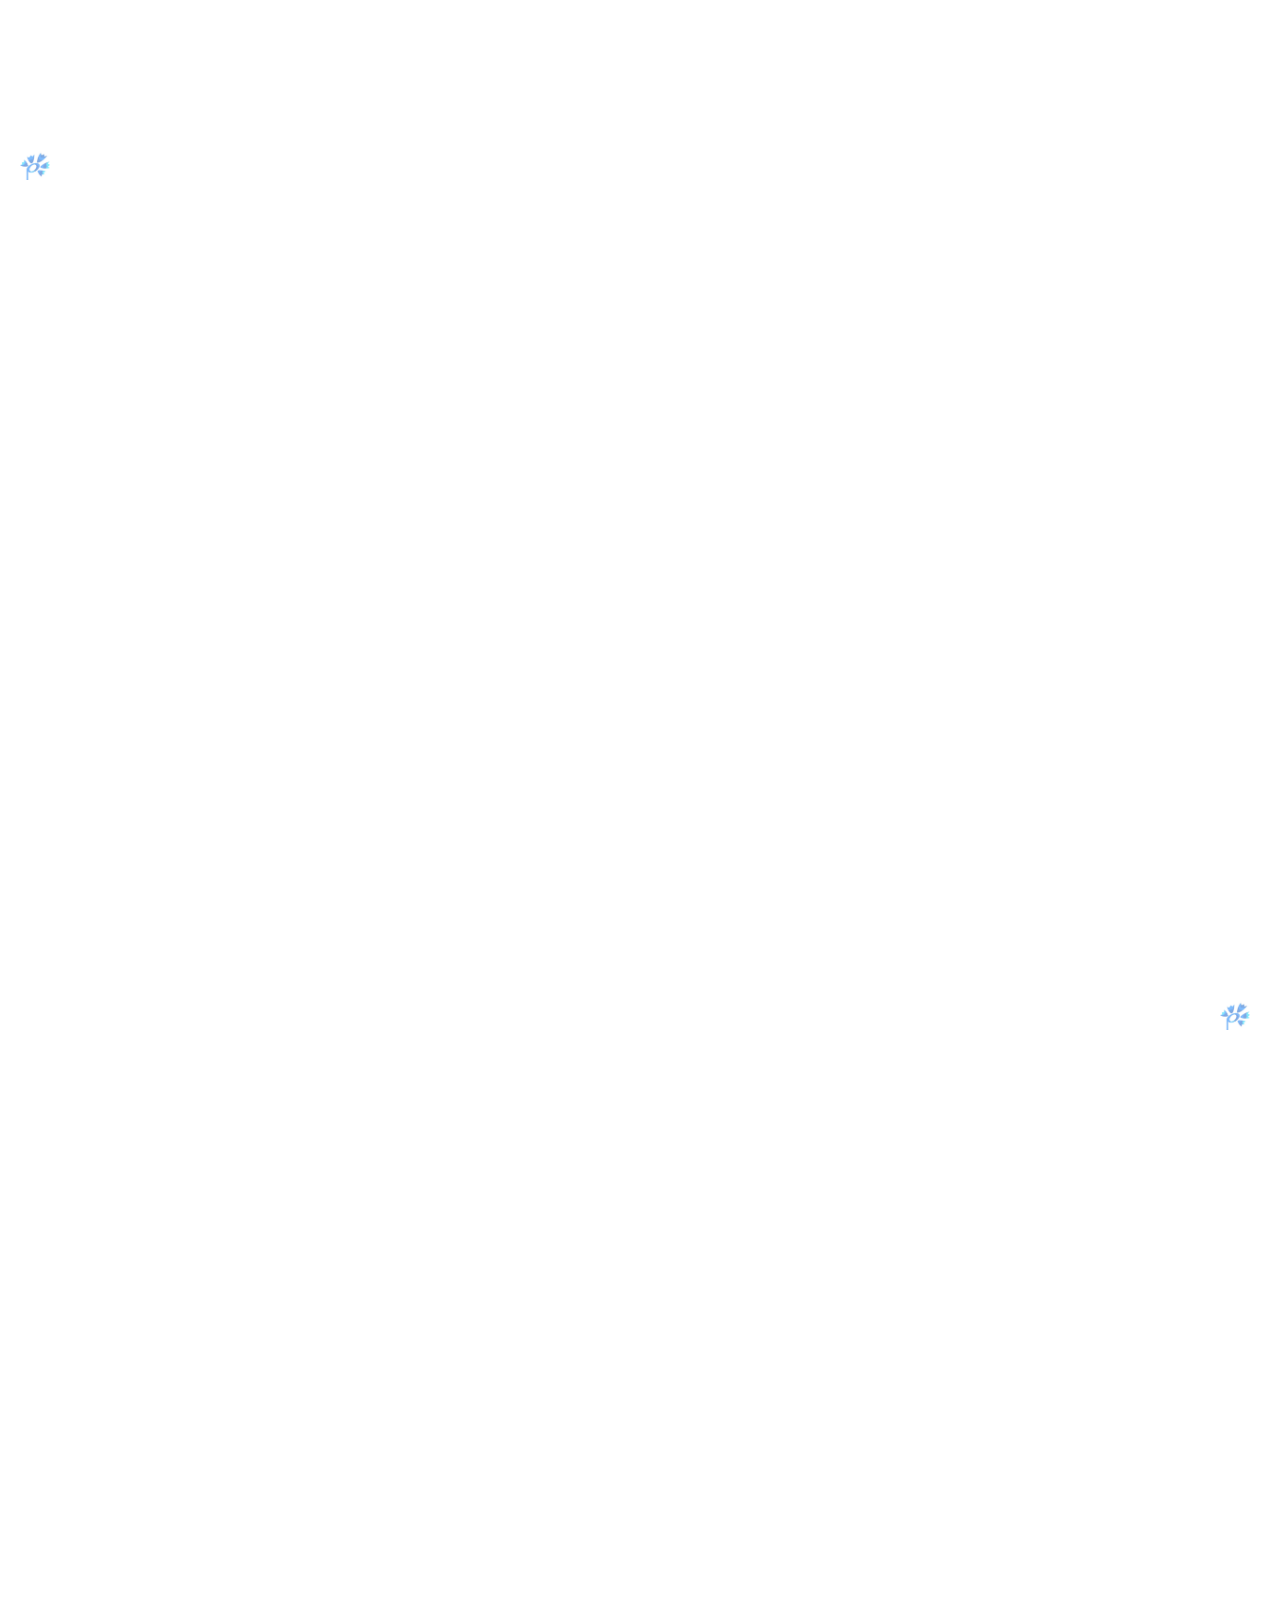
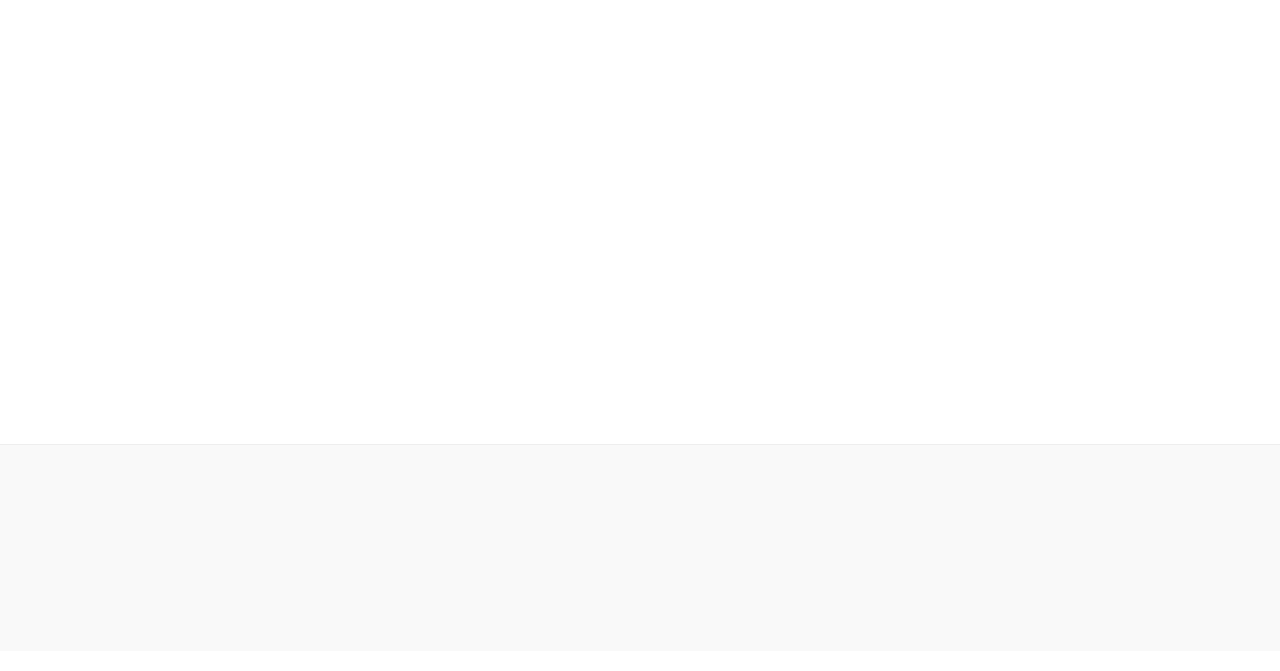
<file: index.html>
<!DOCTYPE html>
<html lang="ru">

<head>
    <meta charset="UTF-8">
    <meta name="viewport" content="width=device-width, initial-scale=1.0">
    <title>Витебск — Славянский базар</title>
    <link rel="icon" type="image/x-icon" href="img/logo.WebP">
    <link rel="stylesheet" type="text/css" href="css/style.css">
</head>

<body>
    <header class="padding hidden">
        <div class="headerlogo">
            <a href="index.html" style="text-decoration: none; display: flex; align-items: center; gap: 10px;">
                <img src="img/logo.WebP" class="logo" alt="Логотип Славянского базара">
                <h2 class="text slav" style="color: black; margin: 0;">Славянский базар</h2>
            </a>
        </div>

        <button id="openNavBtn" class="menu-trigger-btn">Меню</button>

        <nav class="nav-menu desktop-menu" id="navMenu">
            <ul>
                <li><a href="#Meropri" class="onas">Мероприятия</a></li>
                <li><a target="_blank"
                        href="https://ddm.edunp.by/%D0%BE-%D0%BD%D0%B0%D1%81/%D0%BD%D0%BE%D0%B2%D0%BE%D1%81%D1%82%D0%B8"
                        class="onas">Наши новости</a></li>
                <!-- Возвращенная кнопка О нас -->
                <li><a target="_blank" href="https://ddm.edunp.by/" class="onas">О нас</a></li>
                <!-- Кнопки интерактива -->
                <li><a href="puzzle.html" class="header-btn btn-puzzle">Пазлы</a></li>
                <li><button id="musicToggle" class="header-btn btn-music">Музыка</button></li>
            </ul>
        </nav>

        <audio id="bgMusic" loop>
            <source src="audio/festival.mp3" type="audio/mpeg">
        </audio>
    </header>

    <div id="navModal" class="modal">
        <div class="nav-modal-content">
            <span class="close-nav">&times;</span>
            <div class="mobile-links">
                <a href="#Meropri" class="mobile-link">Мероприятия</a>
                <a href="puzzle.html" class="mobile-link" style="color: #8a2be2; font-weight: bold;">Игра Пазлы</a>
                <a target="_blank"
                    href="https://ddm.edunp.by/%D0%BE-%D0%BD%D0%B0%D1%81/%D0%BD%D0%BE%D0%B2%D0%BE%D1%81%D1%82%D0%B8"
                    class="mobile-link">Наши новости</a>
                <a target="_blank" href="https://ddm.edunp.by/" class="mobile-link">О нас</a>
            </div>
        </div>
    </div>

    <main>
        <section class="sect_meropri padding hidden">
            <img src="img/SlavicBazaar.WebP" alt="Славянский базар" class="bazarpng">
            <div>
                <h1 class="h1 text"><span class="violet">Славянский базар</span> в Витебске</h1>
                <p class="text slavtext">Ежегодный международный фестиваль искусств, который проходит в Витебске с 1992
                    года.</p>
                <a class="saitslav text" href="https://fest-sbv.gck.by/" target="_blank">Сайт фестиваля</a>
            </div>
        </section>

        <img src="img/logo.WebP" class="easter-egg" data-id="1" alt="пасхалка"
            style="position: absolute; top: 150px; left: 20px; width: 30px; opacity: 0.5; z-index: 1000; cursor: pointer;">


        <section class="padding hidden">
            <h1 id="Meropri">
                <a class="text galereyatext"
                    href="https://fest-sbv.gck.by/galereia-mezhdunarodnogo-festivalia-iskusstv-slavianskii-bazar-v-vitebsке/">
                    Галерея мероприятий
                </a>
            </h1>

            <div class="godiki">
                <p class="text meropriyatiyatext">Года мероприятий</p>
                <div class="buttons">
                    <a href="year2025.html" class="goda1_link">2025</a>
                    <a href="year2024.html" class="goda1_link">2024</a>
                    <a href="year2023.html" class="goda1_link">2023</a>
                </div>
            </div>

            <div class="line" style="margin-top: 40px;">
                <div class="card">
                    <img src="img/2025годпервое.WebP" class="Card" alt="Жеребьевка">
                    <p class="text firstText">ЖЕРЕБЬЕВКА XXIII МЕЖДУНАРОДНОГО ДЕТСКОГО МУЗЫКАЛЬНОГО КОНКУРСА ”ВИТЕБСК“
                    </p>
                </div>
                <div class="card">
                    <img src="img/2025годвторое.WebP" class="Card" alt="Выставка">
                    <p class="text secondText">ПРЭЗЕНТАЦЫЯ ВЫСТАВЫ ЖЫВЫХ КАРЦІН ”ЗА ДЗЕНЬ НАСТУПНЫ ЎСЯЕ ЗЯМЛІ“</p>
                </div>
                <div class="card">
                    <img src="img/2025годтретье.WebP" class="Card" alt="Танцы">
                    <p class="text thirdText">VII МЕЖДУНАРОДНЫЙ ТАНЦЕВАЛЬНЫЙ ПРОЕКТ ”DREAM DANCE FEST“</p>
                </div>
            </div>

            <p class="text" style="text-align: center; color: #777; margin-top: 30px; margin-bottom: 50px;">
                Выше представлены основные моменты 2025 года. Выберите интересующий год, чтобы увидеть больше.
            </p>
        </section>

        <img src="img/logo.WebP" class="easter-egg" data-id="2" alt="пасхалка"
            style="position: absolute; top: 1000px; right: 30px; width: 30px; opacity: 0.5; z-index: 1000; cursor: pointer;">

        <section class="otbor hidden">
            <div>
                <h1 class="otbortext text">
                    Ежегодно проводятся национальные отборочные туры
                    <span class="violet1">«СЛАВЯНСКОГО БАЗАРА»</span>
                </h1>
                <a target="_blank"
                    href="https://fest-sbv.gck.by/news/page/grafik-natsionalnykh-otborov-na-festival-2026-01-28"
                    class="otborbutton text">Узнать больше</a>
            </div>
        </section>

        <section class="padding teams hidden">
            <img src="img/Искусство.WebP" class="Iscustvo" alt="Искусство">
            <div>
                <h2 class="h2 text">Наша команда</h2>
                <p class="text textlast">
                    Мы — трудолюбивая команда разработчиков. Данный проект был реализован.
                    Мы специализируемся на создании качественных Web-сайтов.
                </p>
                <div class="foto">
                    <img src="img/Я.WebP" class="ya" alt="Разработчик">
                    <img src="img/ДарьяСергеевна.WebP" class="Darya" alt="Преподаватель">
                </div>
            </div>
        </section>
    </main>

    <footer>
        <div class="footer padding hidden">
            <div class="column">
                <p class="textfooter1 text">Разработчик сайта</p>
                <p class="number text">k47335839@gmail.com</p>
            </div>
            <div class="column">
                <p class="textfooter text">Мероприятия</p>
                <a href="year2025.html" class="textfooter1 text">2025 год</a>
                <a href="year2024.html" class="textfooter1 text">2024 год</a>
                <a href="year2023.html" class="textfooter1 text">2023 год</a>
            </div>
            <div class="column">
                <p class="textfooter4 text">О нас</p>
                <a target="_blank"
                    href="https://ddm.edunp.by/%D0%BE-%D0%BD%D0%B0%D1%81/%D0%B4%D0%BE%D1%81%D0%BA%D0%B0-%D0%BF%D0%BE%D1%87%D1%91%D1%82%D0%B0/%D0%B2%D0%BE%D1%81%D0%BF%D0%B8%D1%82%D0%B0%D0%BD%D0%BD%D0%B8%D0%BA%D0%B8"
                    class="textfooter1 text">Доска почёта</a>
                <a target="_blank"
                    href="https://ddm.edunp.by/%D0%BE-%D0%BD%D0%B0%D1%81/%D1%80%D1%83%D0%BA%D0%BE%D0%B2%D0%BE%D0%B4%D1%81%D1%82%D0%B2%D0%BE"
                    class="textfooter1 text">Руководство</a>
            </div>
            <div class="column">
                <a href="video.html" class="formopen1" style="text-decoration: none; text-align: center;">Видео о
                    фестивале</a>
                <a href="feedback.html" class="formopen"
                    style="text-decoration: none; text-align: center; margin-top: 10px;">Обратная связь</a>
            </div>
        </div>
    </footer>
    <!-- Модальное окно для увеличения фото -->
    <div id="imageModal" class="modal" style="display: none; cursor: zoom-out;">
        <span class="close-nav" id="closeImage" style="color: white;">&times;</span>
        <img class="modal-content" id="fullImage"
            style="max-width: 90%; max-height: 90%; border-radius: 10px; transition: 0.3s;">
    </div>
    <div id="eggModal" class="egg-modal"
        style="display: none; position: fixed; z-index: 9999; left: 0; top: 0; width: 100%; height: 100%; background-color: rgba(0,0,0,0.7); justify-content: center; align-items: center;">
        <div class="egg-modal-content"
            style="background-color: white; padding: 30px; border-radius: 15px; text-align: center; position: relative;">
            <h2 id="eggMessage" class="text" style="color: black;"></h2>
            <button onclick="document.getElementById('eggModal').style.display='none'" class="formopen"
                style="margin-top:20px; border:none; cursor:pointer; padding: 10px 20px;">Закрыть</button>
        </div>
    </div>
    <canvas id="confetti" style="position:fixed; top:0; left:0; pointer-events:none; z-index:9999;"></canvas>
    <script src="JS/main.js"></script>
</body>

</html>
</file>
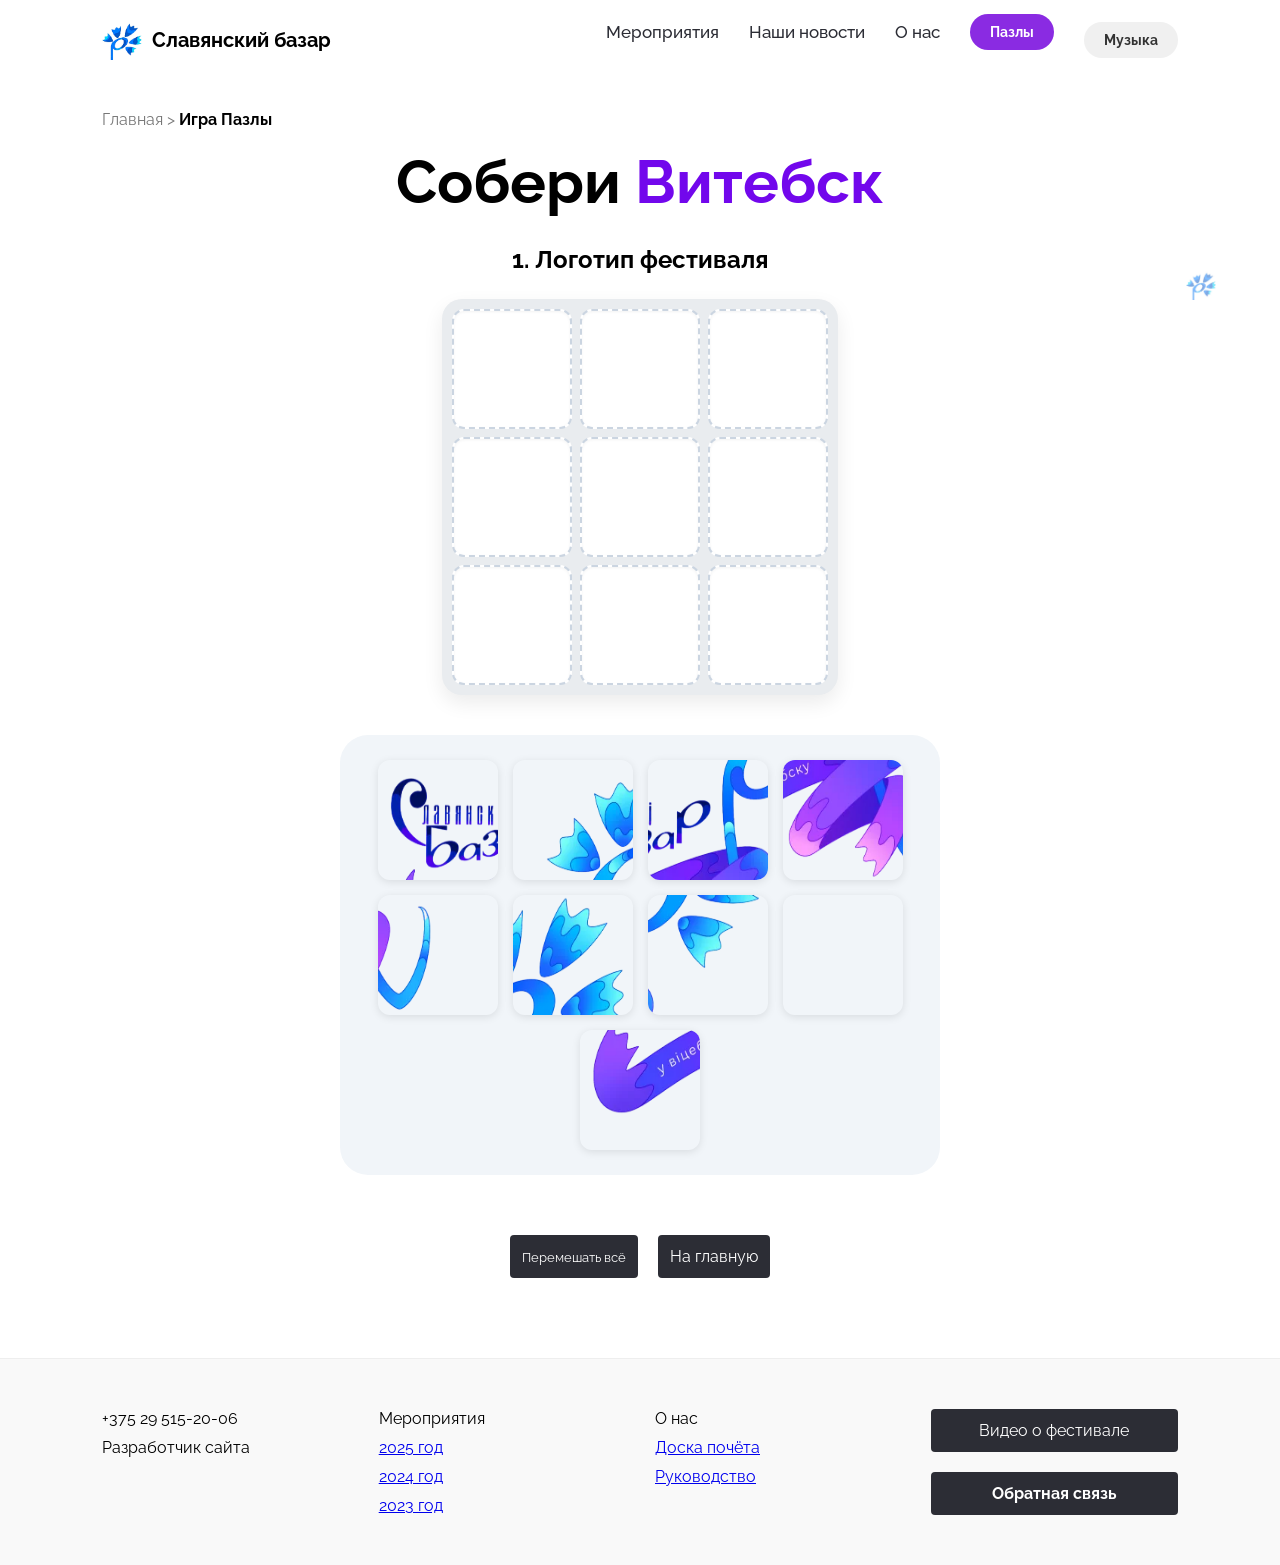
<file: puzzle.html>
<!DOCTYPE html>
<html lang="ru">

<head>
    <meta charset="UTF-8">
    <meta name="viewport" content="width=device-width, initial-scale=1.0, user-scalable=yes">
    <title>Игра Пазлы — Славянский базар</title>
    <link rel="icon" type="image/x-icon" href="img/logo.WebP">
    <link rel="stylesheet" type="text/css" href="css/style.css">
</head>

<body>
    <header class="padding hidden">
        <div class="headerlogo">
            <a href="index.html" style="text-decoration: none; display: flex; align-items: center; gap: 10px;">
                <img src="img/logo.WebP" class="logo" alt="Логотип Славянского базара">
                <h2 class="text slav" style="color: black; margin: 0;">Славянский базар</h2>
            </a>
        </div>

        <button id="openNavBtn" class="menu-trigger-btn">Меню</button>

        <nav class="nav-menu desktop-menu" id="navMenu">
            <ul>
                <li><a href="index.html#Meropri" class="onas">Мероприятия</a></li>
                <li><a target="_blank"
                        href="https://ddm.edunp.by/%D0%BE-%D0%BD%D0%B0%D1%81/%D0%BD%D0%BE%D0%B2%D0%BE%D1%81%D1%82%D0%B8"
                        class="onas">Наши новости</a></li>
                <li><a target="_blank" href="https://ddm.edunp.by/" class="onas">О нас</a></li>
                <li><a href="puzzle.html" class="header-btn btn-puzzle">Пазлы</a></li>
                <li><button id="musicToggle" class="header-btn btn-music">Музыка</button></li>
            </ul>
        </nav>

        <audio id="bgMusic" loop>
            <source src="audio/festival.mp3" type="audio/mpeg">
        </audio>
    </header>

    <div id="navModal" class="modal">
        <div class="nav-modal-content">
            <span class="close-nav">&times;</span>
            <div class="mobile-links">
                <a href="index.html#Meropri" class="mobile-link">Мероприятия</a>
                <a target="_blank"
                    href="https://ddm.edunp.by/%D0%BE-%D0%BD%D0%B0%D1%81/%D0%BD%D0%BE%D0%B2%D0%BE%D1%81%D1%82%D0%B8"
                    class="mobile-link">Наши новости</a>
                <a target="_blank" href="https://ddm.edunp.by/" class="mobile-link">О нас</a>
                <a href="index.html" class="mobile-link" style="color: #515dcc;">На главную</a>
            </div>
        </div>
    </div>

    <main class="padding" style="display: flex; flex-direction: column; align-items: center;">
        <nav class="breadcrumbs" style="margin-top: 30px; margin-bottom: 20px; width: 100%; max-width: 1200px;">
            <a href="index.html" class="text" style="text-decoration: none; color: #777;">Главная</a>
            <span class="text" style="color: #777;"> &gt; </span>
            <span class="text" style="font-weight: bold;">Игра Пазлы</span>
        </nav>

        <!-- Пасхалка №4 -->
        <img src="img/logo.WebP" class="easter-egg" data-id="4" alt="пасхалка"
            style="position: absolute; top: 30%; right: 5%; width: 30px; opacity: 0.5; z-index: 1000; cursor: pointer;">

        <h1 class="h1 text" style="margin-bottom: 30px; text-align: center;">Собери <span class="violet">Витебск</span>
        </h1>

        <!-- Игра 1: Логотип фестиваля -->
        <div class="puzzle-section" id="game1" style="width: 100%;">
            <h2 class="text" style="margin-bottom: 25px; text-align: center;">1. Логотип фестиваля</h2>
            <div class="puzzle-container" style="display: flex; flex-direction: column; align-items: center;">
                <div class="puzzle-board"></div>
                <div class="pieces-bank"></div>
            </div>
            <p class="text win-banner" id="winBanner1">✨ Браво! Первый пазл собран! ✨</p>
        </div>

        <!-- Игра 2: Фестивальная площадь (скрыта до сборки первого) -->
        <!-- ВАЖНО: УБРАЛ ИНЛАЙН-STYLE DISPLAY:NONE! ТЕПЕРЬ СКРЫТИЕ ТОЛЬКО ЧЕРЕЗ CSS -->
        <div class="puzzle-section" id="game2" style="width: 100%;">
            <h2 class="text" style="margin-bottom: 25px; text-align: center;">2. Фестивальная площадь</h2>
            <div class="puzzle-container" style="display: flex; flex-direction: column; align-items: center;">
                <div class="puzzle-board"></div>
                <div class="pieces-bank"></div>
            </div>
            <p class="text win-banner" id="winBanner2">🎉 Супер! Второй пазл готов! 🎉</p>
        </div>

        <div class="controls-wrap"
            style="text-align: center; margin-bottom: 80px; display: flex; justify-content: center; gap: 20px; flex-wrap: wrap;">
            <button id="resetAllPuzzles" class="formopen" style="border:none; cursor:pointer;">Перемешать всё</button>
            <a href="index.html" class="formopen1" style="text-decoration:none; display:inline-block;">На главную</a>
        </div>
    </main>

    <footer>
        <div class="footer padding">
            <div class="column">
                <p class="number text">+375 29 515-20-06</p>
                <p class="textfooter1 text">Разработчик сайта</p>
            </div>
            <div class="column">
                <p class="textfooter text">Мероприятия</p>
                <a href="year2025.html" class="textfooter1 text">2025 год</a>
                <a href="year2024.html" class="textfooter1 text">2024 год</a>
                <a href="year2023.html" class="textfooter1 text">2023 год</a>
            </div>
            <div class="column">
                <p class="textfooter4 text">О нас</p>
                <a target="_blank"
                    href="https://ddm.edunp.by/%D0%BE-%D0%BD%D0%B0%D1%81/%D0%B4%D0%BE%D1%81%D0%BA%D0%B0-%D0%BF%D0%BE%D1%87%D1%91%D1%82%D0%B0/%D0%B2%D0%BE%D1%81%D0%BF%D0%B8%D1%82%D0%B0%D0%BD%D0%BD%D0%B8%D0%BA%D0%B8"
                    class="textfooter1 text">Доска почёта</a>
                <a target="_blank"
                    href="https://ddm.edunp.by/%D0%BE-%D0%BD%D0%B0%D1%81/%D1%80%D1%83%D0%BA%D0%BE%D0%B2%D0%BE%D0%B4%D1%81%D1%82%D0%B2%D0%BE"
                    class="textfooter1 text">Руководство</a>
            </div>
            <div class="column">
                <a href="video.html" class="formopen1" style="text-decoration: none; text-align: center;">Видео о
                    фестивале</a>
                <a href="feedback.html" class="formopen"
                    style="text-decoration: none; text-align: center; margin-top: 10px; font-weight: bold;">Обратная
                    связь</a>
            </div>
        </div>
    </footer>

    <!-- Модальное окно для пасхалок -->
    <div id="eggModal" class="egg-modal" style="display: none;">
        <div class="egg-modal-content"
            style="background-color: white; padding: 30px; border-radius: 15px; text-align: center;">
            <h2 id="eggMessage" class="text" style="color: black;"></h2>
            <button id="closeEggBtn" class="formopen"
                style="margin-top:20px; border:none; cursor:pointer; padding: 10px 20px;">Закрыть</button>
        </div>
    </div>

    <canvas id="confetti" style="position:fixed; top:0; left:0; pointer-events:none; z-index:9999; display:none;"></canvas>

    <script src="JS/main.js"></script>
</body>

</html>
</file>
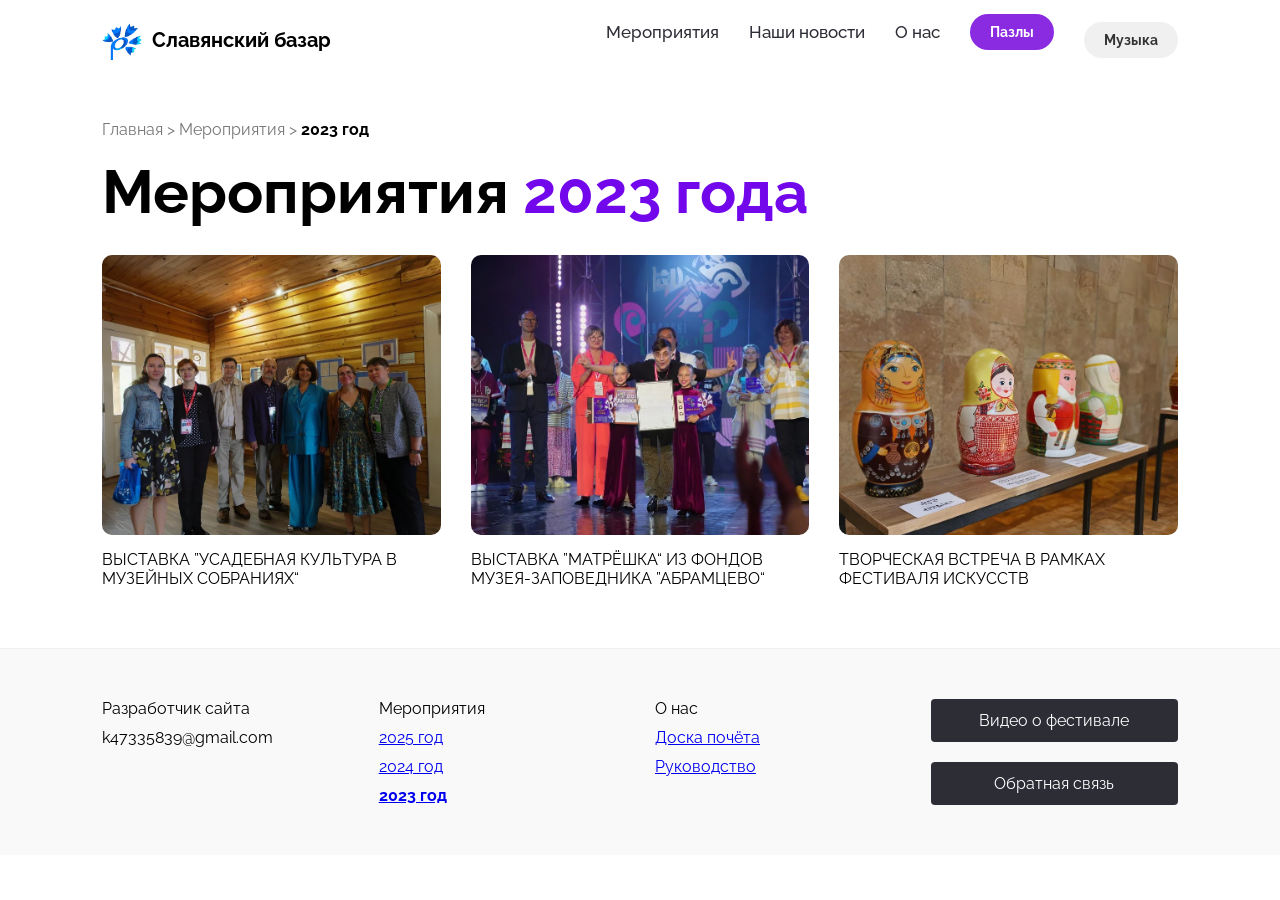
<file: year2023.html>
<!DOCTYPE html>
<html lang="ru">

<head>
    <meta charset="UTF-8">
    <meta name="viewport" content="width=device-width, initial-scale=1.0">
    <title>2023 год — Славянский базар</title>
    <link rel="icon" type="image/x-icon" href="img/logo.WebP">
    <link rel="stylesheet" type="text/css" href="css/style.css">
</head>

<body>
    <header class="padding hidden">
        <div class="headerlogo">
            <a href="index.html" style="text-decoration: none; display: flex; align-items: center; gap: 10px;">
                <img src="img/logo.WebP" class="logo" alt="Логотип Славянского базара">
                <h2 class="text slav" style="color: black; margin: 0;">Славянский базар</h2>
            </a>
        </div>

        <button id="openNavBtn" class="menu-trigger-btn">Меню</button>

        <nav class="nav-menu desktop-menu" id="navMenu">
            <ul>
                <li><a href="index.html#Meropri" class="onas">Мероприятия</a></li>
                <li><a target="_blank"
                        href="https://ddm.edunp.by/%D0%BE-%D0%BD%D0%B0%D1%81/%D0%BD%D0%BE%D0%B2%D0%BE%D1%81%D1%82%D0%B8"
                        class="onas">Наши новости</a></li>
                <!-- Возвращенная кнопка О нас -->
                <li><a target="_blank" href="https://ddm.edunp.by/" class="onas">О нас</a></li>
                <!-- Кнопки интерактива -->
                <li><a href="puzzle.html" class="header-btn btn-puzzle">Пазлы</a></li>
                <li><button id="musicToggle" class="header-btn btn-music">Музыка</button></li>
            </ul>
        </nav>

        <audio id="bgMusic" loop>
            <source src="audio/festival.mp3" type="audio/mpeg">
        </audio>
    </header>

    <div id="navModal" class="modal">
        <div class="nav-modal-content">
            <span class="close-nav">&times;</span>
            <div class="mobile-links">
                <a href="index.html#Meropri" class="mobile-link">Мероприятия</a>
                <a href="https://ddm.edunp.by/%D0%BE-%D0%BD%D0%B0%D1%81/%D0%BD%D0%BE%D0%B2%D0%BE%D1%81%D1%82%D0%B8"
                    class="mobile-link">Наши новости</a>
                <a href="https://ddm.edunp.by/" class="mobile-link">О нас</a>
            </div>
        </div>
    </div>

    <main class="padding">
        <section class="year-content">
            <div style="margin-top: 40px; margin-bottom: 30px;">
                <nav class="breadcrumbs" style="margin-bottom: 20px;">
                    <a href="index.html" class="text" style="text-decoration: none; color: #777;">Главная</a>
                    <span class="text" style="color: #777;"> &gt; </span>
                    <a href="index.html#Meropri" class="text"
                        style="text-decoration: none; color: #777;">Мероприятия</a>
                    <span class="text" style="color: #777;"> &gt; </span>
                    <span class="text" style="font-weight: bold;">2023 год</span>
                </nav>

                <h1 class="h1 text">Мероприятия <span class="violet">2023 года</span></h1>
            </div>

            <div class="line">
                <div class="card">
                    <img src="img/2023годпервое1.webp" class="Card"
                        alt="Выставка Усадебная культура в музейных собраниях на Славянском базаре 2023">
                    <p class="text firstText">ВЫСТАВКА ”УСАДЕБНАЯ КУЛЬТУРА В МУЗЕЙНЫХ СОБРАНИЯХ“</p>
                </div>
                <div class="card">
                    <img src="img/2023годвторое1.webp" class="Card"
                        alt="Экспозиция матрешек из фондов музея-заповедника на фестивале">
                    <p class="text secondText">ВЫСТАВКА ”МАТРЁШКА“ ИЗ ФОНДОВ МУЗЕЯ-ЗАПОВЕДНИКА ”АБРАМЦЕВО“</p>
                </div>
                <div class="card">
                    <img src="img/2023годтретье1.webp" class="Card"
                        alt="Творческая встреча в рамках фестиваля искусств в Витебске">
                    <p class="text thirdText">ТВОРЧЕСКАЯ ВСТРЕЧА В РАМКАХ ФЕСТИВАЛЯ ИСКУССТВ</p>
                </div>
            </div>
        </section>
    </main>

    <footer>
        <div class="footer padding">
            <div class="column">
                <p class="textfooter1 text">Разработчик сайта</p>
                <p class="number text">k47335839@gmail.com</p>
            </div>
            <div class="column">
                <p class="textfooter text">Мероприятия</p>
                <a href="year2025.html" class="textfooter1 text">2025 год</a>
                <a href="year2024.html" class="textfooter1 text">2024 год</a>
                <a href="year2023.html" class="textfooter1 text" style="font-weight: bold;">2023 год</a>
            </div>
            <div class="column">
                <p class="textfooter4 text">О нас</p>
                <a target="_blank" href="https://ddm.edunp.by/" class="textfooter1 text">Доска почёта</a>
                <a target="_blank" href="https://ddm.edunp.by/" class="textfooter1 text">Руководство</a>
            </div>
            <div class="column">
                <a href="video.html" class="formopen1"
                    style="text-decoration: none; text-align: center; display: block;">
                    Видео о фестивале
                </a>
                <a href="feedback.html" class="formopen"
                    style="text-decoration: none; text-align: center; display: block; margin-top: 10px;">
                    Обратная связь
                </a>
            </div>
        </div>
    </footer>
    <!-- Модальное окно для просмотра фото -->
    <div id="imageModal" class="modal" style="display: none; cursor: zoom-out;">
        <span class="close-nav" id="closeImage">&times;</span>
        <img class="modal-content" id="fullImage"
            style="max-width: 90%; max-height: 90%; border-radius: 10px; transition: 0.3s;">
    </div>
    <script src="JS/main.js"></script>
</body>

</html>
</file>
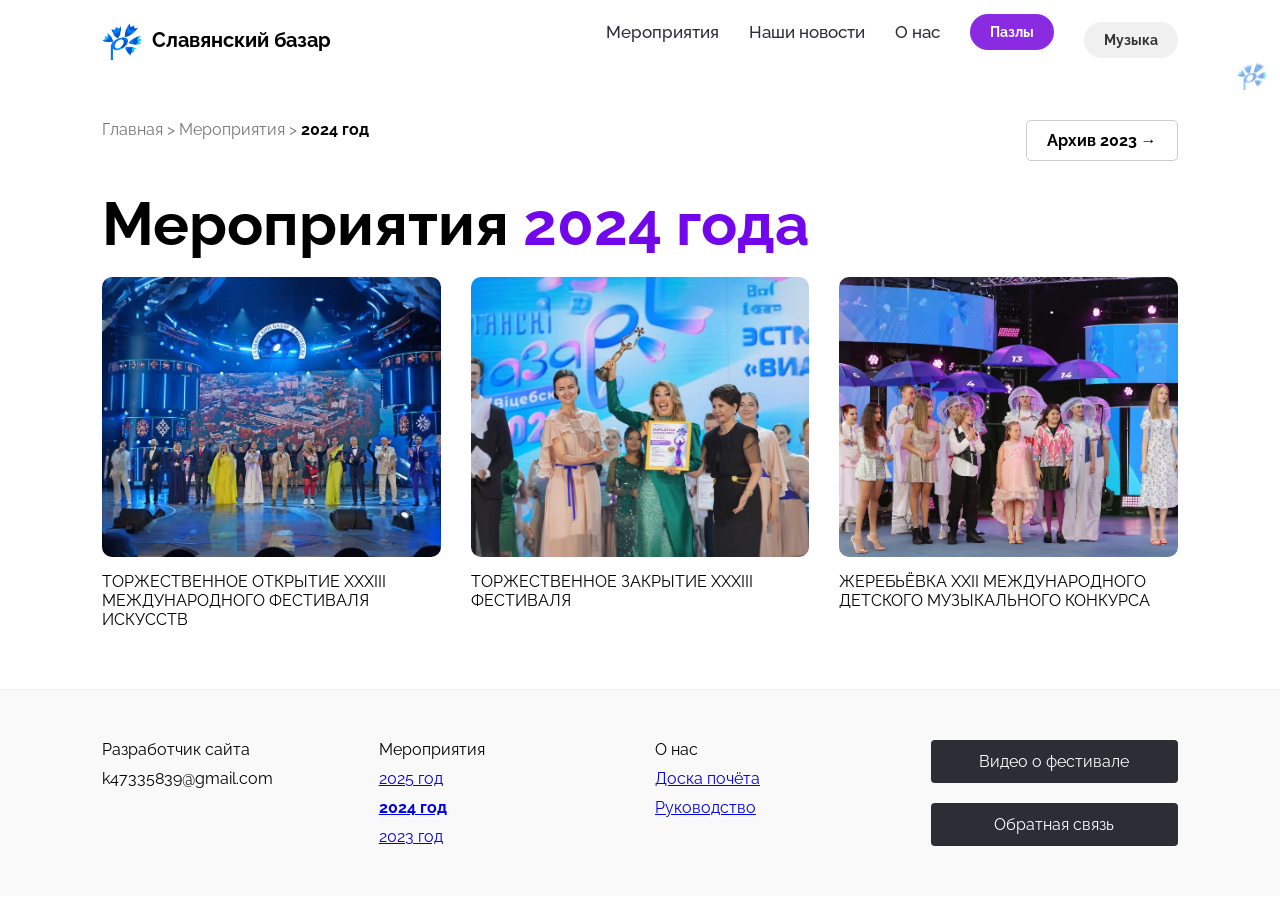
<file: year2024.html>
<!DOCTYPE html>
<html lang="ru">

<head>
    <meta charset="UTF-8">
    <meta name="viewport" content="width=device-width, initial-scale=1.0">
    <title>2024 год — Славянский базар</title>
    <link rel="icon" type="image/x-icon" href="img/logo.WebP">
    <link rel="stylesheet" type="text/css" href="css/style.css">
</head>

<body>
    <header class="padding hidden">
        <div class="headerlogo">
            <a href="index.html" style="text-decoration: none; display: flex; align-items: center; gap: 10px;">
                <img src="img/logo.WebP" class="logo" alt="Логотип Славянского базара">
                <h2 class="text slav" style="color: black; margin: 0;">Славянский базар</h2>
            </a>
        </div>

        <button id="openNavBtn" class="menu-trigger-btn">Меню</button>

        <nav class="nav-menu desktop-menu" id="navMenu">
            <ul>
                <li><a href="index.html#Meropri" class="onas">Мероприятия</a></li>
                <li><a target="_blank"
                        href="https://ddm.edunp.by/%D0%BE-%D0%BD%D0%B0%D1%81/%D0%BD%D0%BE%D0%B2%D0%BE%D1%81%D1%82%D0%B8"
                        class="onas">Наши новости</a></li>
                <!-- Возвращенная кнопка О нас -->
                <li><a target="_blank" href="https://ddm.edunp.by/" class="onas">О нас</a></li>
                <!-- Кнопки интерактива -->
                <li><a href="puzzle.html" class="header-btn btn-puzzle">Пазлы</a></li>
                <li><button id="musicToggle" class="header-btn btn-music">Музыка</button></li>
            </ul>
        </nav>

        <audio id="bgMusic" loop>
            <source src="audio/festival.mp3" type="audio/mpeg">
        </audio>
    </header>

    <div id="navModal" class="modal">
        <div class="nav-modal-content">
            <span class="close-nav">&times;</span>
            <div class="mobile-links">
                <a href="index.html#Meropri" class="mobile-link">Мероприятия</a>
                <a href="https://ddm.edunp.by/%D0%BE-%D0%BD%D0%B0%D1%81/%D0%BD%D0%BE%D0%B2%D0%BE%D1%81%D1%82%D0%B8"
                    class="mobile-link">Наши новости</a>
                <a href="https://ddm.edunp.by/" class="mobile-link">О нас</a>
            </div>
        </div>
    </div>

    <main class="padding">
        <section class="year-content">
            <div
                style="margin-top: 40px; margin-bottom: 30px; display: flex; justify-content: space-between; align-items: flex-start; flex-wrap: wrap; gap: 20px;">
                <nav class="breadcrumbs">
                    <a href="index.html" class="text" style="text-decoration: none; color: #777;">Главная</a>
                    <span class="text" style="color: #777;"> &gt; </span>
                    <a href="index.html#Meropri" class="text"
                        style="text-decoration: none; color: #777;">Мероприятия</a>
                    <span class="text" style="color: #777;"> &gt; </span>
                    <span class="text" style="font-weight: bold;">2024 год</span>
                </nav>

                <a href="year2023.html" class="goda1_link" style="border-radius: 5px; font-weight: bold;">Архив 2023
                    →</a>
            </div>
            <h1 class="h1 text">Мероприятия <span class="violet">2024 года</span></h1>

            <div class="line">
                <div class="card">
                    <img src="img/2024годпервое.WebP" class="Card"
                        alt="Торжественное открытие XXXIII Международного фестиваля искусств в Витебске">
                    <p class="text firstText">ТОРЖЕСТВЕННОЕ ОТКРЫТИЕ XXXIII МЕЖДУНАРОДНОГО ФЕСТИВАЛЯ ИСКУССТВ</p>
                </div>
                <div class="card">
                    <img src="img/2024годвторое.WebP" class="Card"
                        alt="Церемония торжественного закрытия фестиваля 2024">
                    <p class="text secondText">ТОРЖЕСТВЕННОЕ ЗАКРЫТИЕ XXXIII ФЕСТИВАЛЯ</p>
                </div>
                <div class="card">
                    <img src="img/2024годтретье.WebP" class="Card"
                        alt="Жеребьёвка участников детского музыкального конкурса на Славянском базаре">
                    <p class="text thirdText">ЖЕРЕБЬЁВКА XXII МЕЖДУНАРОДНОГО ДЕТСКОГО МУЗЫКАЛЬНОГО КОНКУРСА</p>
                </div>
            </div>
        </section>
    </main>

    <footer>
        <div class="footer padding">
            <div class="column">
                <p class="textfooter1 text">Разработчик сайта</p>
                <p class="number text">k47335839@gmail.com</p>
            </div>
            <div class="column">
                <p class="textfooter text">Мероприятия</p>
                <a href="year2025.html" class="textfooter1 text">2025 год</a>
                <a href="year2024.html" class="textfooter1 text" style="font-weight: bold;">2024 год</a>
                <a href="year2023.html" class="textfooter1 text">2023 год</a>
            </div>
            <div class="column">
                <p class="textfooter4 text">О нас</p>
                <a target="_blank" href="https://ddm.edunp.by/" class="textfooter1 text">Доска почёта</a>
                <a target="_blank" href="https://ddm.edunp.by/" class="textfooter1 text">Руководство</a>
            </div>
            <div class="column">
                <a href="video.html" class="formopen1"
                    style="text-decoration: none; text-align: center; display: block;">
                    Видео о фестивале
                </a>
                <a href="feedback.html" class="formopen"
                    style="text-decoration: none; text-align: center; display: block; margin-top: 10px;">
                    Обратная связь
                </a>
            </div>
        </div>
        <img src="img/logo.WebP" class="easter-egg" data-id="3" alt="пасхалка"
            style="position: fixed; bottom: 90%; right: 1%; width: 30px; opacity: 0.4; z-index: 1000; cursor: pointer;">
    </footer>
    <!-- Модальное окно для просмотра фото -->
    <div id="imageModal" class="modal" style="display: none; cursor: zoom-out;">
        <span class="close-nav" id="closeImage">&times;</span>
        <img class="modal-content" id="fullImage"
            style="max-width: 90%; max-height: 90%; border-radius: 10px; transition: 0.3s;">
    </div>
    <div id="eggModal" class="egg-modal"
        style="display: none; position: fixed; z-index: 9999; left: 0; top: 0; width: 100%; height: 100%; background-color: rgba(0,0,0,0.7); justify-content: center; align-items: center;">
        <div class="egg-modal-content"
            style="background-color: white; padding: 30px; border-radius: 15px; text-align: center; position: relative;">
            <h2 id="eggMessage" class="text" style="color: black;"></h2>
            <button onclick="document.getElementById('eggModal').style.display='none'" class="formopen"
                style="margin-top:20px; border:none; cursor:pointer; padding: 10px 20px;">Закрыть</button>
        </div>
    </div>
    <canvas id="confetti" style="position:fixed; top:0; left:0; pointer-events:none; z-index:9999;"></canvas>
    <script src="JS/main.js"></script>
</body>

</html>
</file>
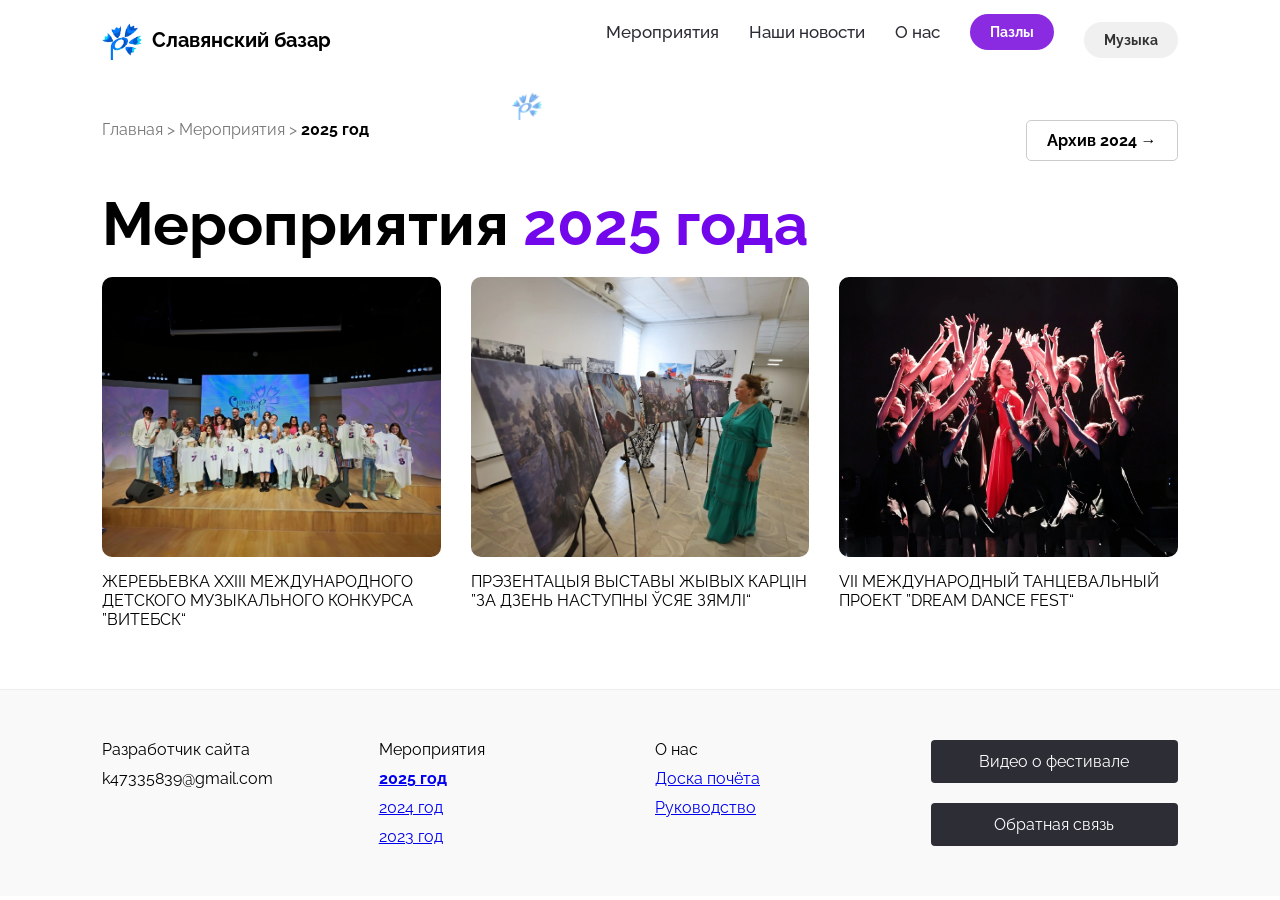
<file: year2025.html>
<!DOCTYPE html>
<html lang="ru">

<head>
    <meta charset="UTF-8">
    <meta name="viewport" content="width=device-width, initial-scale=1.0">
    <title>2025 год — Славянский базар</title>
    <link rel="icon" type="image/x-icon" href="img/logo.WebP">
    <link rel="stylesheet" type="text/css" href="css/style.css">
</head>

<body>
    <header class="padding hidden">
        <div class="headerlogo">
            <a href="index.html" style="text-decoration: none; display: flex; align-items: center; gap: 10px;">
                <img src="img/logo.WebP" class="logo" alt="Логотип Славянского базара">
                <h2 class="text slav" style="color: black; margin: 0;">Славянский базар</h2>
            </a>
        </div>

        <button id="openNavBtn" class="menu-trigger-btn">Меню</button>

        <nav class="nav-menu desktop-menu" id="navMenu">
            <ul>
                <li><a href="index.html#Meropri" class="onas">Мероприятия</a></li>
                <li><a target="_blank"
                        href="https://ddm.edunp.by/%D0%BE-%D0%BD%D0%B0%D1%81/%D0%BD%D0%BE%D0%B2%D0%BE%D1%81%D1%82%D0%B8"
                        class="onas">Наши новости</a></li>
                <!-- Возвращенная кнопка О нас -->
                <li><a target="_blank" href="https://ddm.edunp.by/" class="onas">О нас</a></li>
                <!-- Кнопки интерактива -->
                <li><a href="puzzle.html" class="header-btn btn-puzzle">Пазлы</a></li>
                <li><button id="musicToggle" class="header-btn btn-music">Музыка</button></li>
            </ul>
        </nav>

        <audio id="bgMusic" loop>
            <source src="audio/festival.mp3" type="audio/mpeg">
        </audio>
    </header>

    <div id="navModal" class="modal">
        <div class="nav-modal-content">
            <span class="close-nav">&times;</span>
            <div class="mobile-links">
                <a href="index.html#Meropri" class="mobile-link">Мероприятия</a>
                <a href="https://ddm.edunp.by/%D0%BE-%D0%BD%D0%B0%D1%81/%D0%BD%D0%BE%D0%B2%D0%BE%D1%81%D1%82%D0%B8"
                    class="mobile-link">Наши новости</a>
                <a href="https://ddm.edunp.by/" class="mobile-link">О нас</a>
            </div>
        </div>
    </div>

    <main class="padding">
        <section class="year-content">
            <div
                style="margin-top: 40px; margin-bottom: 30px; display: flex; justify-content: space-between; align-items: flex-start; flex-wrap: wrap; gap: 20px;">
                <nav class="breadcrumbs">
                    <a href="index.html" class="text" style="text-decoration: none; color: #777;">Главная</a>
                    <span class="text" style="color: #777;"> &gt; </span>
                    <a href="index.html#Meropri" class="text"
                        style="text-decoration: none; color: #777;">Мероприятия</a>
                    <span class="text" style="color: #777;"> &gt; </span>
                    <span class="text" style="font-weight: bold;">2025 год</span>
                </nav>

                <a href="year2024.html" class="goda1_link" style="border-radius: 5px; font-weight: bold;">Архив 2024
                    →</a>
            </div>
            <h1 class="h1 text">Мероприятия <span class="violet">2025 года</span></h1>

            <div class="line">
                <div class="card">
                    <img src="img/2025годпервое.WebP" class="Card"
                        alt="Жеребьевка детского музыкального конкурса Витебск 2025">
                    <p class="text firstText">ЖЕРЕБЬЕВКА XXIII МЕЖДУНАРОДНОГО ДЕТСКОГО МУЗЫКАЛЬНОГО КОНКУРСА ”ВИТЕБСК“
                    </p>
                </div>

                <img src="img/logo.WebP" class="easter-egg" data-id="5" alt="пасхалка"
                    style="position: absolute; top: 10%; left: 40%; width: 30px; opacity: 0.4; z-index: 1000; cursor: pointer;">

                <div class="card">
                    <img src="img/2025годвторое.WebP" class="Card"
                        alt="Выставка живых картин За дзень наступны ўсяе зямлі">
                    <p class="text secondText">ПРЭЗЕНТАЦЫЯ ВЫСТАВЫ ЖЫВЫХ КАРЦІН ”ЗА ДЗЕНЬ НАСТУПНЫ ЎСЯЕ ЗЯМЛІ“</p>
                </div>
                <div class="card">
                    <img src="img/2025годтретье.WebP" class="Card"
                        alt="Участники танцевального проекта Dream Dance Fest 2025">
                    <p class="text thirdText">VII МЕЖДУНАРОДНЫЙ ТАНЦЕВАЛЬНЫЙ ПРОЕКТ ”DREAM DANCE FEST“</p>
                </div>
            </div>
        </section>
    </main>

    <footer>
        <div class="footer padding hidden">
            <div class="column">
                <p class="textfooter1 text">Разработчик сайта</p>
                <p class="number text">k47335839@gmail.com</p>
            </div>
            <div class="column">
                <p class="textfooter text">Мероприятия</p>
                <a href="year2025.html" class="textfooter1 text" style="font-weight: bold;">2025 год</a>
                <a href="year2024.html" class="textfooter1 text">2024 год</a>
                <a href="year2023.html" class="textfooter1 text">2023 год</a>
            </div>
            <div class="column">
                <p class="textfooter4 text">О нас</p>
                <a target="_blank"
                    href="https://ddm.edunp.by/%D0%BE-%D0%BD%D0%B0%D1%81/%D0%B4%D0%BE%D1%81%D0%BA%D0%B0-%D0%BF%D0%BE%D1%87%D1%91%D1%82%D0%B0/%D0%B2%D0%BE%D1%81%D0%BF%D0%B8%D1%82%D0%B0%D0%BD%D0%BD%D0%B8%D0%BA%D0%B8"
                    class="textfooter1 text">Доска почёта</a>
                <a target="_blank"
                    href="https://ddm.edunp.by/%D0%BE-%D0%BD%D0%B0%D1%81/%D1%80%D1%83%D0%BA%D0%BE%D0%B2%D0%BE%D0%B4%D1%81%D1%82%D0%B2%D0%BE"
                    class="textfooter1 text">Руководство</a>
            </div>
            <div class="column">
                <a href="video.html" class="formopen1" style="text-decoration: none; text-align: center;">Видео о
                    фестивале</a>
                <a href="feedback.html" class="formopen"
                    style="text-decoration: none; text-align: center; margin-top: 10px;">Обратная связь</a>
            </div>
        </div>
    </footer>
    <!-- Модальное окно для просмотра фото -->
    <div id="imageModal" class="modal" style="display: none; cursor: zoom-out;">
        <span class="close-nav" id="closeImage">&times;</span>
        <img class="modal-content" id="fullImage"
            style="max-width: 90%; max-height: 90%; border-radius: 10px; transition: 0.3s;">
    </div>
    <div id="eggModal" class="egg-modal"
        style="display: none; position: fixed; z-index: 9999; left: 0; top: 0; width: 100%; height: 100%; background-color: rgba(0,0,0,0.7); justify-content: center; align-items: center;">
        <div class="egg-modal-content"
            style="background-color: white; padding: 30px; border-radius: 15px; text-align: center; position: relative;">
            <h2 id="eggMessage" class="text" style="color: black;"></h2>
            <button onclick="document.getElementById('eggModal').style.display='none'" class="formopen"
                style="margin-top:20px; border:none; cursor:pointer; padding: 10px 20px;">Закрыть</button>
        </div>
    </div>
    <canvas id="confetti" style="position:fixed; top:0; left:0; pointer-events:none; z-index:9999;"></canvas>
    <script src="JS/main.js"></script>
</body>

</html>
</file>
<file: css/style.css>
@import url('https://fonts.googleapis.com/css2?family=Raleway:wght@100..900&display=swap');

/* --- Базовые настройки и CSS-переменные --- */
* {
    margin: 0;
    padding: 0;
    box-sizing: border-box;
}

:root {
    --main-color: white;              /* Основной цвет фона */
    --accent-color: #515dcc;          /* Акцентный цвет (синий) */
    --text-gray: #777777;             /* Цвет второстепенного текста */
    --violet: rgb(114, 7, 236);       /* Фиолетовый цвет для акцентов */
    --container-padding: clamp(15px, 8vw, 165px);  /* Адаптивные отступы контейнера */
    --puzzle-size: 110px;              /* Базовый размер ячейки пазла */
}

body {
    font-family: "Raleway", sans-serif;
    overflow-x: hidden;
    background-color: var(--main-color);
    width: 100%;
    -webkit-text-size-adjust: 100%;   /* Запрещаем масштабирование шрифта на мобильных */
}

.padding {
    padding: 0 var(--container-padding);
}

img {
    max-width: 100%;
    height: auto;
    display: block;
}

/* --- ШАПКА САЙТА (HEADER) --- */
header {
    display: flex;
    min-height: 80px;
    justify-content: space-between;
    align-items: center;
    padding-top: 10px;
    padding-bottom: 10px;
}

.headerlogo {
    display: flex;
    align-items: center;
    gap: 10px;
}

.logo {
    width: 40px;
    height: 40px;
}

.slav {
    font-size: clamp(16px, 4vw, 20px);
    font-weight: 700;
}

/* Десктопное меню (навигация) */
.desktop-menu ul {
    list-style: none;
    display: flex;
    gap: 30px;
}

.onas {
    text-decoration: none;
    color: #2C2D35;
    font-size: 17px;
    font-weight: 500;
    transition: 0.3s;
}

.onas:hover {
    color: var(--accent-color);
}

/* Кнопка вызова мобильного меню (по умолчанию скрыта, показывается на мобилках) */
.menu-trigger-btn {
    display: none;
    background: var(--violet);
    color: white;
    border: none;
    padding: 10px 18px;
    border-radius: 8px;
    font-size: 14px;
    font-weight: bold;
    cursor: pointer;
    box-shadow: 0 4px 6px rgba(0, 0, 0, 0.1);
}

/* --- Секция "Славянский базар" (главный баннер) --- */
.sect_meropri {
    display: flex;
    align-items: center;
    gap: 40px;
    margin-top: 40px;
    margin-bottom: 50px;
}

.h1 {
    font-size: clamp(26px, 5vw, 60px);
    line-height: 1.1;
    margin-bottom: 20px;
}

.violet,
.violet1 {
    color: var(--violet);
}

.slavtext {
    color: #868892;
    font-size: clamp(15px, 2vw, 18px);
    margin-bottom: 30px;
    max-width: 540px;
}

.saitslav {
    display: inline-block;
    color: #0602ff;
    border: 1px solid #4c4ba1;
    padding: 15px 35px;
    text-decoration: none;
    transition: 0.5s;
    font-weight: 600;
}

.saitslav:hover {
    background: #515dcc;
    color: white;
}

/* --- Сетки для архивных страниц (2023, 2024, 2025) --- */
.line {
    display: grid;
    grid-template-columns: repeat(auto-fit, minmax(280px, 1fr));
    gap: 30px;
    margin-bottom: 60px;
}

.card {
    display: flex;
    flex-direction: column;
    gap: 15px;
}

.Card {
    width: 100%;
    height: clamp(200px, 30vw, 280px);
    object-fit: cover;
    border-radius: 10px;
    cursor: pointer;
    transition: transform 0.3s ease;
}

.Card:hover {
    transform: scale(1.02);
}

.back-link {
    text-decoration: none;
    color: var(--accent-color);
    font-weight: 600;
    display: inline-block;
    margin-bottom: 15px;
}

/* --- Видео страница --- */
.video {
    width: 100%;
    border-radius: 12px;
    box-shadow: 0 4px 20px rgba(0, 0, 0, 0.1);
}

/* --- Форма обратной связи --- */
.feedback-form input,
.feedback-form textarea {
    width: 100%;
    padding: 12px;
    border: 1px solid #ccc;
    border-radius: 4px;
    font-family: inherit;
}

/* --- Галерея мероприятий на главной --- */
.galereyatext {
    display: block;
    text-align: center;
    font-size: clamp(22px, 4vw, 40px);
    color: black;
    text-decoration: none;
    padding: 20px;
    margin-bottom: 10px;
    transition: 0.4s;
}

.godiki {
    display: flex;
    justify-content: space-between;
    align-items: center;
    flex-wrap: wrap;
    gap: 20px;
    margin-bottom: 30px;
}

.meropriyatiyatext {
    font-size: 19px;
    font-weight: 600;
}

.buttons {
    display: flex;
    gap: 10px;
}

/* Кнопки выбора года */
.goda1_link {
    padding: 10px 20px;
    text-decoration: none;
    color: black;
    border: 1px solid #ccc;
    transition: 0.3s;
    text-align: center;
    min-width: 80px;
}

.goda1_link:hover {
    background: var(--accent-color);
    color: white;
    border-color: var(--accent-color);
}

/* --- Секция "Отборочные туры" (с фоновым изображением) --- */
.otbor {
    background: linear-gradient(rgba(0, 0, 0, 0.6), rgba(0, 0, 0, 0.6)), url("../img/back.webp") center/cover no-repeat;
    min-height: 350px;
    display: flex;
    justify-content: center;
    align-items: center;
    text-align: center;
    margin: 60px 0;
    width: 100%;
}

.otbor div {
    max-width: 800px;
    padding: 40px 20px;
    width: 100%;
}

.otbortext {
    color: white;
    font-size: clamp(20px, 4vw, 32px);
    margin-bottom: 25px;
    line-height: 1.3;
}

.otborbutton {
    display: inline-block;
    background: var(--accent-color);
    color: white;
    padding: 15px 30px;
    text-decoration: none;
    border-radius: 5px;
    font-weight: 600;
    transition: 0.3s;
}

/* --- Секция "Наша команда" --- */
.teams {
    display: flex;
    flex-wrap: wrap;
    gap: 30px;
    align-items: center;
    margin: 60px 0;
}

.Iscustvo {
    flex: 1 1 300px;
    max-width: 500px;
    border-radius: 10px;
    width: 100%;
}

.teams > div {
    flex: 1 1 300px;
}

.h2 {
    font-size: clamp(24px, 4vw, 45px);
    margin-bottom: 15px;
}

.textlast {
    color: var(--text-gray);
    line-height: 1.6;
    margin-bottom: 25px;
}

.foto {
    display: flex;
    gap: 15px;
}

.ya,
.Darya {
    width: clamp(80px, 25vw, 120px);
    height: clamp(80px, 25vw, 120px);
    object-fit: cover;
    border-radius: 50%;
    border: 3px solid var(--accent-color);
}

/* --- ПОДВАЛ (FOOTER) --- */
footer {
    background: #f9f9f9;
    border-top: 1px solid #eee;
}

.footer {
    display: grid;
    grid-template-columns: repeat(auto-fit, minmax(200px, 1fr));
    gap: 30px;
    padding: 50px var(--container-padding);
}

.column {
    display: flex;
    flex-direction: column;
    gap: 10px;
}

/* Кнопки в подвале */
.formopen,
.formopen1 {
    display: block;
    background: #2C2D35;
    color: white;
    padding: 12px;
    border-radius: 4px;
    text-decoration: none;
    text-align: center;
    transition: 0.3s;
}

.formopen:hover,
.formopen1:hover {
    background: var(--violet);
    transform: translateY(-2px);
}

/* --- МОДАЛЬНОЕ ОКНО (Мобильное меню) --- */
.modal {
    position: fixed;
    inset: 0;
    background: rgba(0, 0, 0, 0.85);
    backdrop-filter: blur(5px);
    display: none;
    justify-content: center;
    align-items: center;
    z-index: 2000;
    padding: 15px;
}

.nav-modal-content {
    background: white;
    padding: 40px 20px;
    border-radius: 12px;
    width: 95%;
    max-width: 300px;
    position: relative;
    text-align: center;
}

.mobile-links {
    display: flex;
    flex-direction: column;
    gap: 10px;
}

.mobile-link {
    font-size: 18px;
    text-decoration: none;
    color: #2C2D35;
    font-weight: 600;
    padding: 12px 0;
    border-bottom: 1px solid #f0f0f0;
    transition: 0.3s;
}

.mobile-link:last-child {
    border-bottom: none;
}

.mobile-link:hover {
    color: var(--violet);
}

.close-nav {
    position: absolute;
    top: 5px;
    right: 15px;
    font-size: 35px;
    cursor: pointer;
    color: #333;
    line-height: 1;
}

/* --- ИГРА ПАЗЛЫ (ОСНОВНЫЕ СТИЛИ) --- */
.puzzle-section {
    margin-bottom: 60px;
    display: flex;
    flex-direction: column;
    align-items: center;
    width: 100%;
}

.puzzle-container {
    display: flex;
    flex-direction: column;
    align-items: center;
    width: 100%;
}

/* Игровое поле 3x3 */
.puzzle-board {
    display: grid !important;
    grid-template-columns: repeat(3, var(--puzzle-size)) !important;
    grid-template-rows: repeat(3, var(--puzzle-size)) !important;
    gap: 5px;
    background: #e9ecef;
    padding: 8px;
    border-radius: 20px;
    box-shadow: 0 8px 20px rgba(0, 0, 0, 0.08);
    width: fit-content;
    margin: 0 auto 20px auto;
}

/* Зона, куда можно положить кусочек пазла */
.drop-zone {
    width: var(--puzzle-size);
    height: var(--puzzle-size);
    background: #f8f9fa;
    border-radius: 12px;
    transition: background 0.2s ease;
    box-shadow: inset 0 1px 3px rgba(0, 0, 0, 0.05);
}

/* Пустая зона (пунктирная рамка) */
.drop-zone:empty {
    background: #ffffff;
    border: 2px dashed #cbd5e1;
}

/* Кусочек пазла */
.puzzle-piece {
    width: var(--puzzle-size);
    height: var(--puzzle-size);
    background-size: calc(var(--puzzle-size) * 3) calc(var(--puzzle-size) * 3);
    background-repeat: no-repeat;
    cursor: grab;
    border-radius: 12px;
    transition: transform 0.1s ease, box-shadow 0.2s;
    box-shadow: 0 2px 8px rgba(0, 0, 0, 0.1);
}

.puzzle-piece:active {
    cursor: grabbing;
}

.puzzle-piece.dragging {
    opacity: 0.7;
    transform: scale(1.05);
}

/* Область с неиспользованными кусочками (банк) */
.pieces-bank {
    display: flex;
    flex-wrap: wrap;
    justify-content: center;
    gap: 12px;
    background: #f1f5f9;
    border-radius: 28px;
    padding: 20px;
    margin-top: 20px;
    min-height: 140px;
    max-width: 550px;
    transition: all 0.2s;
}

/* Баннер победы (появляется при собранном пазле) */
.win-banner {
    display: none;
    background: linear-gradient(135deg, #8b5cf6, #4f46e5);
    color: white;
    padding: 12px 28px;
    border-radius: 60px;
    font-weight: bold;
    text-align: center;
    margin-top: 20px;
    box-shadow: 0 4px 14px rgba(79, 70, 229, 0.3);
}

/* Второй пазл изначально скрыт (показывается после сборки первого) */
#game2 {
    display: none;
    opacity: 0;
    transition: opacity 0.5s ease-in-out;
}

/* Класс для отображения второго пазла (добавляется JS-ом) */
.puzzle-visible {
    display: block !important;
    opacity: 1;
}

/* --- КНОПКИ В ХЕДЕРЕ (Пазлы и Музыка) --- */
.header-btn {
    padding: 10px 20px;
    border-radius: 25px;
    text-decoration: none;
    font-weight: bold;
    transition: 0.3s;
    cursor: pointer;
    border: none;
    font-family: 'Raleway', sans-serif;
    font-size: 14px;
}

.btn-puzzle {
    background-color: #8a2be2;
    color: white !important;
}

.btn-music {
    background-color: #f0f0f0;
    color: #333 !important;
}

.header-btn:hover {
    transform: translateY(-2px);
    box-shadow: 0 4px 8px rgba(0, 0, 0, 0.1);
    opacity: 0.9;
}

/* --- ПАСХАЛКИ (скрытые логотипы по всему сайту) --- */
.easter-egg {
    position: absolute;
    width: 30px;
    height: 30px;
    opacity: 0.4;
    cursor: pointer;
    transition: opacity 0.3s ease, transform 0.2s;
    z-index: 1000;
}

.easter-egg:hover {
    opacity: 0.9 !important;
    transform: scale(1.1);
}

/* Модальное окно для уведомлений о пасхалках */
.egg-modal {
    display: none;
    position: fixed;
    z-index: 9999;
    left: 0;
    top: 0;
    width: 100%;
    height: 100%;
    background-color: rgba(0, 0, 0, 0.7);
    justify-content: center;
    align-items: center;
}

.egg-modal-content {
    background-color: white;
    padding: 30px;
    border-radius: 15px;
    text-align: center;
    box-shadow: 0 5px 15px rgba(0, 0, 0, 0.3);
    position: relative;
    animation: zoomIn 0.3s ease;
}

/* --- МОДАЛЬНОЕ ОКНО ДЛЯ ПРОСМОТРА ФОТО (увеличение) --- */
#imageModal {
    display: none;
    position: fixed;
    z-index: 3000;
    left: 0;
    top: 0;
    width: 100%;
    height: 100%;
    background-color: rgba(0, 0, 0, 0.9);
    justify-content: center;
    align-items: center;
    opacity: 0;
    transition: opacity 0.4s ease;
}

#imageModal.active {
    display: flex;
    opacity: 1;
}

.modal-content {
    animation: zoomIn 0.4s ease;
}

/* --- АНИМАЦИИ ПОЯВЛЕНИЯ ПРИ СКРОЛЛЕ --- */
.hidden {
    opacity: 0;
    transform: translateY(20px);
    transition: all 0.6s ease-out;
}

.show {
    opacity: 1;
    transform: translateY(0);
}

/* --- КНОПКА "ПРОКРУТКА ВВЕРХ" --- */
#scrollToTop {
    position: fixed;
    bottom: 30px;
    right: 30px;
    width: 50px;
    height: 50px;
    background-color: var(--violet);
    color: white;
    border: none;
    border-radius: 50%;
    cursor: pointer;
    display: flex;
    justify-content: center;
    align-items: center;
    font-size: 24px;
    opacity: 0;
    visibility: hidden;
    transition: all 0.4s ease;
    z-index: 2500;
    box-shadow: 0 4px 15px rgba(0, 0, 0, 0.2);
}

#scrollToTop.active {
    opacity: 1;
    visibility: visible;
}

#scrollToTop:hover {
    background-color: var(--accent-color);
    transform: scale(1.1);
}

/* --- КЛЮЧЕВЫЕ АНИМАЦИИ --- */
@keyframes zoomIn {
    from {
        transform: scale(0.7);
        opacity: 0;
    }
    to {
        transform: scale(1);
        opacity: 1;
    }
}

/* --- Холст для конфетти (пасхалка №5) --- */
#confetti {
    position: fixed;
    top: 0;
    left: 0;
    pointer-events: none;
    z-index: 9998;
}

/* --- МЕДИА-ЗАПРОСЫ (АДАПТИВНОСТЬ) --- */

/* Планшеты и средние экраны (до 768px) */
@media (max-width: 768px) {
    :root {
        --puzzle-size: 90px;   /* Уменьшаем пазлы на планшетах */
    }
    
    /* Скрываем десктопное меню, показываем кнопку */
    .desktop-menu {
        display: none;
    }

    .menu-trigger-btn {
        display: block;
    }

    .sect_meropri {
        flex-direction: column;
        text-align: center;
    }

    .teams {
        flex-direction: column;
        text-align: center;
    }

    .foto {
        justify-content: center;
    }
    
    .puzzle-board {
        gap: 4px;
        padding: 6px;
    }
    
    .pieces-bank {
        gap: 10px;
        padding: 15px;
    }
}

/* Маленькие смартфоны (до 480px) */
@media (max-width: 480px) {
    :root {
        --puzzle-size: 75px;   /* Ещё меньше пазлы */
    }
    
    header {
        min-height: 60px;
    }

    .logo {
        width: 32px;
        height: 32px;
    }

    /* Кнопки годов в столбик */
    .buttons {
        flex-direction: column;
        width: 100%;
    }

    .goda1_link {
        width: 100%;
    }

    .otbortext {
        font-size: 20px;
    }

    /* Подвал в один столбец */
    .footer {
        grid-template-columns: 1fr;
        text-align: center;
        gap: 40px;
    }

    .column {
        align-items: center;
    }
    
    .puzzle-board {
        gap: 3px;
        padding: 5px;
    }
    
    .pieces-bank {
        gap: 8px;
        padding: 12px;
        min-height: 120px;
    }
    
    .win-banner {
        padding: 10px 20px;
        font-size: 14px;
    }
}

/* Очень маленькие экраны (iPhone SE, до 380px) */
@media (max-width: 380px) {
    :root {
        --puzzle-size: 65px;   /* Минимальный размер пазлов */
    }
    
    .puzzle-board {
        gap: 3px;
        padding: 4px;
    }
    
    .pieces-bank {
        gap: 6px;
        padding: 10px;
    }
}

/* Десктопные мониторы (от 1200px) */
@media (min-width: 1200px) {
    :root {
        --puzzle-size: 120px;  /* Увеличиваем пазлы на больших экранах */
    }
    
    .puzzle-board {
        gap: 8px;
        padding: 10px;
    }
    
    .pieces-bank {
        gap: 15px;
        padding: 25px;
        max-width: 600px;
    }
}

/* Сброс стилей для кнопок */
button {
    font-family: inherit;
}

/* Дополнительные улучшения для тач-устройств (мобильные телефоны) */
@media (hover: none) and (pointer: coarse) {
    .puzzle-piece {
        cursor: grab;  /* Замена pointer: cursor на мобилках */
    }
    
    .drop-zone {
        touch-action: none;  /* Отключаем стандартную прокрутку при перетаскивании */
    }
}
</file>
